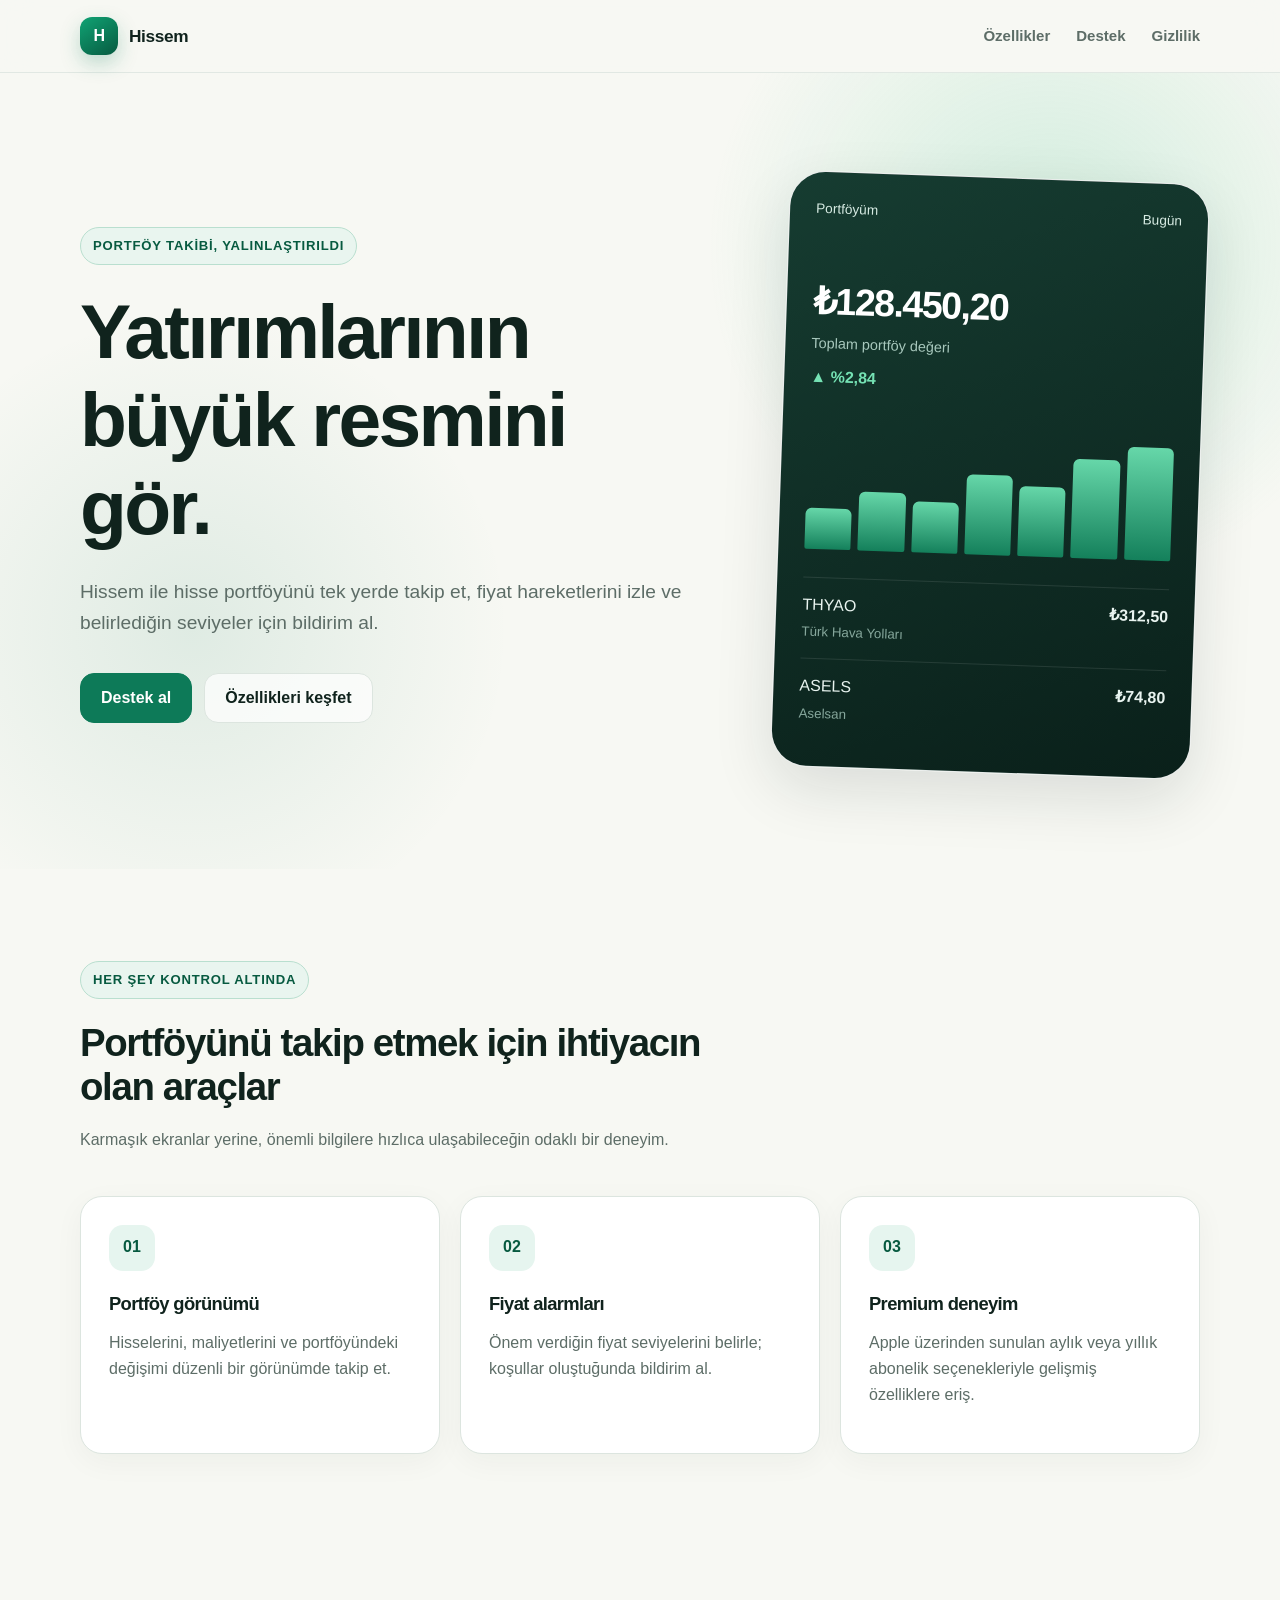
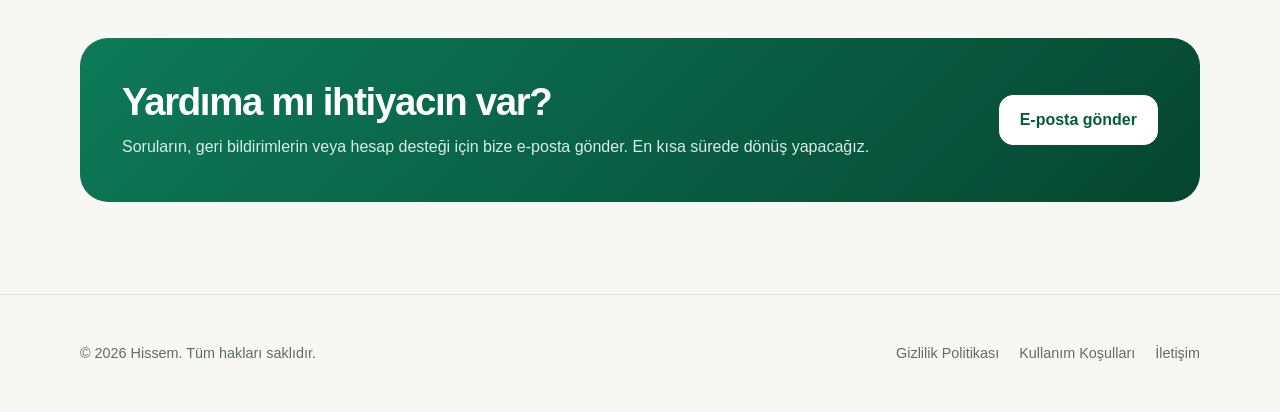
<file: index.html>
<!doctype html>
<html lang="tr">
<head>
  <meta charset="utf-8">
  <meta name="viewport" content="width=device-width, initial-scale=1">
  <meta name="description" content="Hissem uygulaması için destek, özellikler ve yasal bilgiler.">
  <meta name="theme-color" content="#0d7a58">
  <title>Hissem — Portföyünü güvenle takip et</title>
  <link rel="stylesheet" href="style.css">
</head>
<body>
  <header class="site-header">
    <nav class="nav container" aria-label="Ana navigasyon">
      <a class="brand" href="index.html"><span class="brand-mark">H</span>Hissem</a>
      <div class="nav-links">
        <a href="#ozellikler">Özellikler</a>
        <a href="#destek">Destek</a>
        <a href="privacy.html">Gizlilik</a>
      </div>
    </nav>
  </header>

  <main>
    <section class="hero">
      <div class="hero-grid container">
        <div>
          <span class="eyebrow">Portföy takibi, yalınlaştırıldı</span>
          <h1>Yatırımlarının büyük resmini gör.</h1>
          <p class="lead">Hissem ile hisse portföyünü tek yerde takip et, fiyat hareketlerini izle ve belirlediğin seviyeler için bildirim al.</p>
          <div class="actions">
            <a class="button" href="mailto:hissem.destek@hotmail.com">Destek al</a>
            <a class="button secondary" href="#ozellikler">Özellikleri keşfet</a>
          </div>
        </div>
        <div class="phone-card" aria-label="Hissem portföy ekranı temsili görünümü">
          <div class="phone-top"><span>Portföyüm</span><span>Bugün</span></div>
          <div class="portfolio-value">₺128.450,20</div>
          <div class="portfolio-label">Toplam portföy değeri</div>
          <div class="trend">▲ %2,84</div>
          <div class="chart" aria-hidden="true"><span></span><span></span><span></span><span></span><span></span><span></span><span></span></div>
          <div class="stock-row"><span>THYAO<br><small>Türk Hava Yolları</small></span><strong>₺312,50</strong></div>
          <div class="stock-row"><span>ASELS<br><small>Aselsan</small></span><strong>₺74,80</strong></div>
        </div>
      </div>
    </section>

    <section class="section" id="ozellikler">
      <div class="container">
        <div class="section-head"><span class="eyebrow">Her şey kontrol altında</span><h2>Portföyünü takip etmek için ihtiyacın olan araçlar</h2><p>Karmaşık ekranlar yerine, önemli bilgilere hızlıca ulaşabileceğin odaklı bir deneyim.</p></div>
        <div class="grid-3">
          <article class="card"><div class="icon">01</div><h3>Portföy görünümü</h3><p>Hisselerini, maliyetlerini ve portföyündeki değişimi düzenli bir görünümde takip et.</p></article>
          <article class="card"><div class="icon">02</div><h3>Fiyat alarmları</h3><p>Önem verdiğin fiyat seviyelerini belirle; koşullar oluştuğunda bildirim al.</p></article>
          <article class="card"><div class="icon">03</div><h3>Premium deneyim</h3><p>Apple üzerinden sunulan aylık veya yıllık abonelik seçenekleriyle gelişmiş özelliklere eriş.</p></article>
        </div>
      </div>
    </section>

    <section class="section" id="destek">
      <div class="container">
        <div class="support-panel">
          <div><h2>Yardıma mı ihtiyacın var?</h2><p>Soruların, geri bildirimlerin veya hesap desteği için bize e-posta gönder. En kısa sürede dönüş yapacağız.</p></div>
          <a class="button" href="mailto:hissem.destek@hotmail.com?subject=Hissem%20Destek">E-posta gönder</a>
        </div>
      </div>
    </section>
  </main>

  <footer class="site-footer">
    <div class="footer-row container"><p>© 2026 Hissem. Tüm hakları saklıdır.</p><div class="footer-links"><a href="privacy.html">Gizlilik Politikası</a><a href="terms.html">Kullanım Koşulları</a><a href="mailto:hissem.destek@hotmail.com">İletişim</a></div></div>
  </footer>
</body>
</html>
</file>
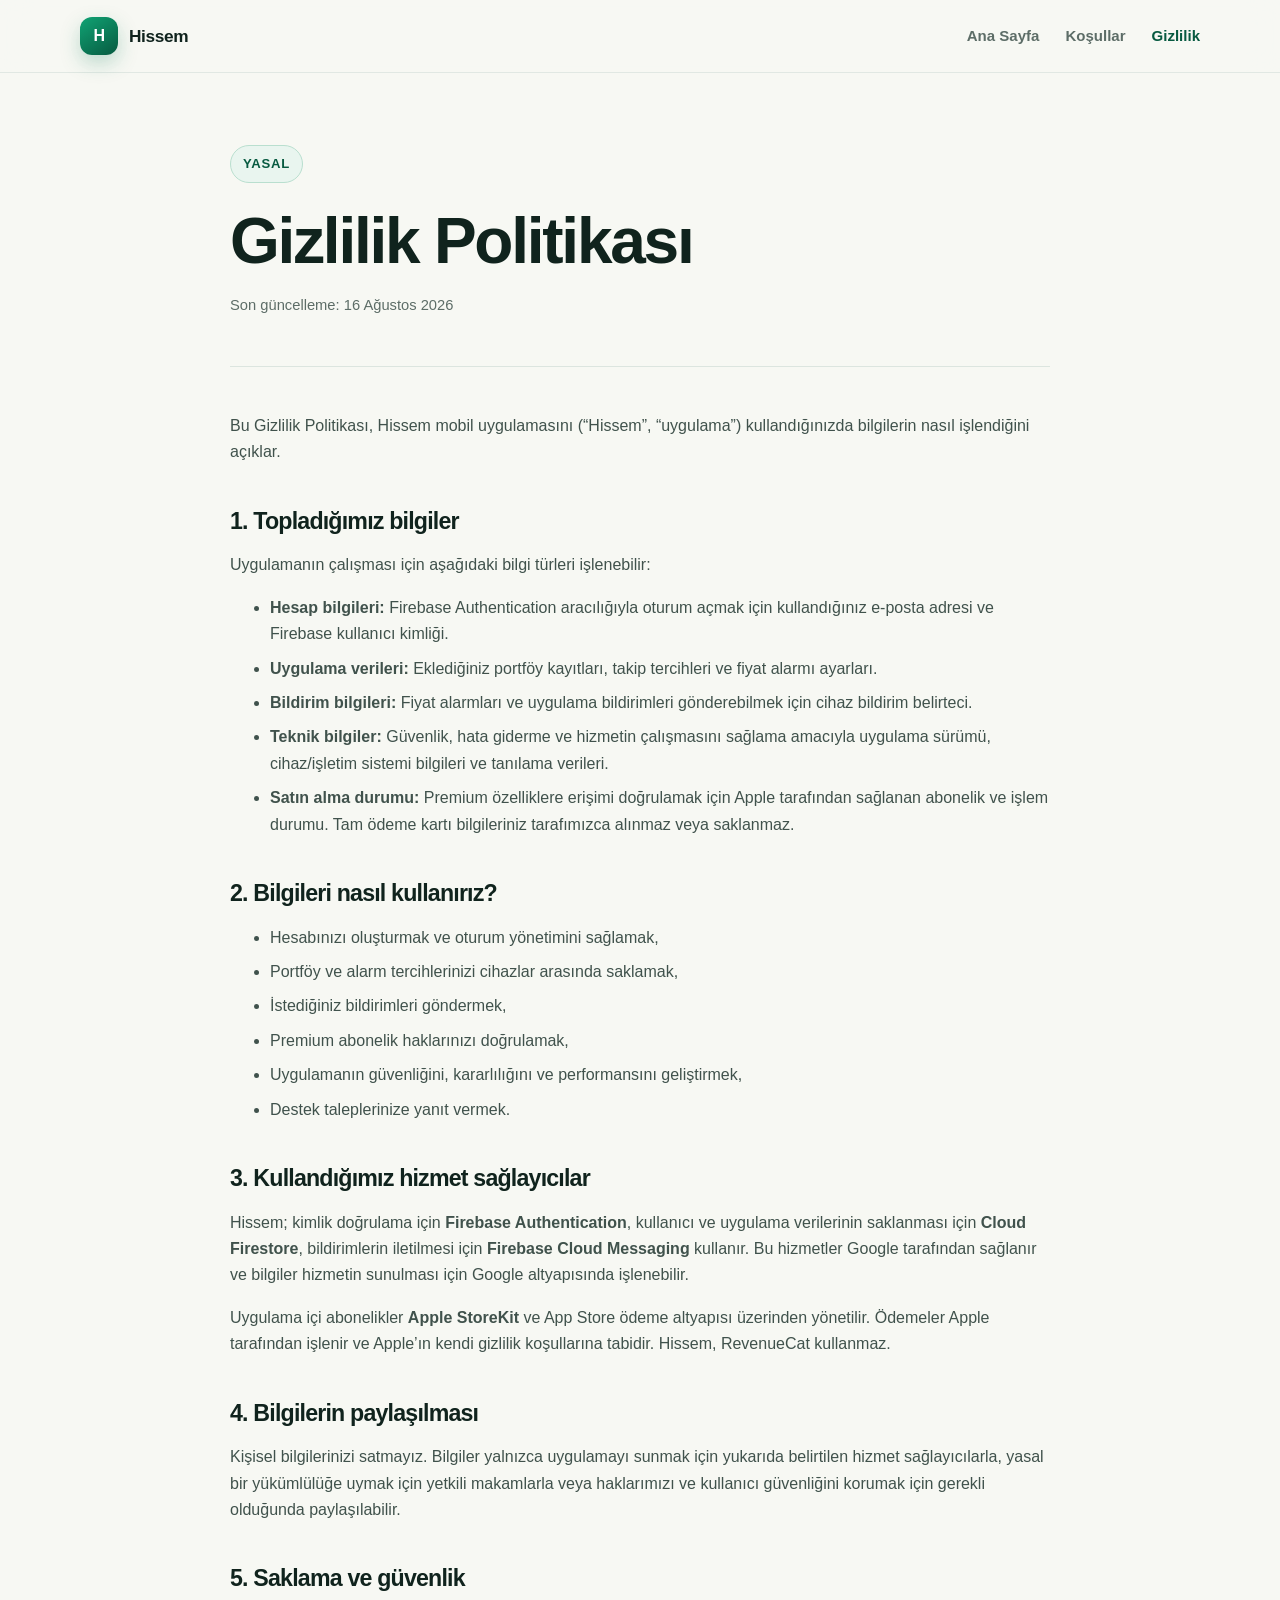
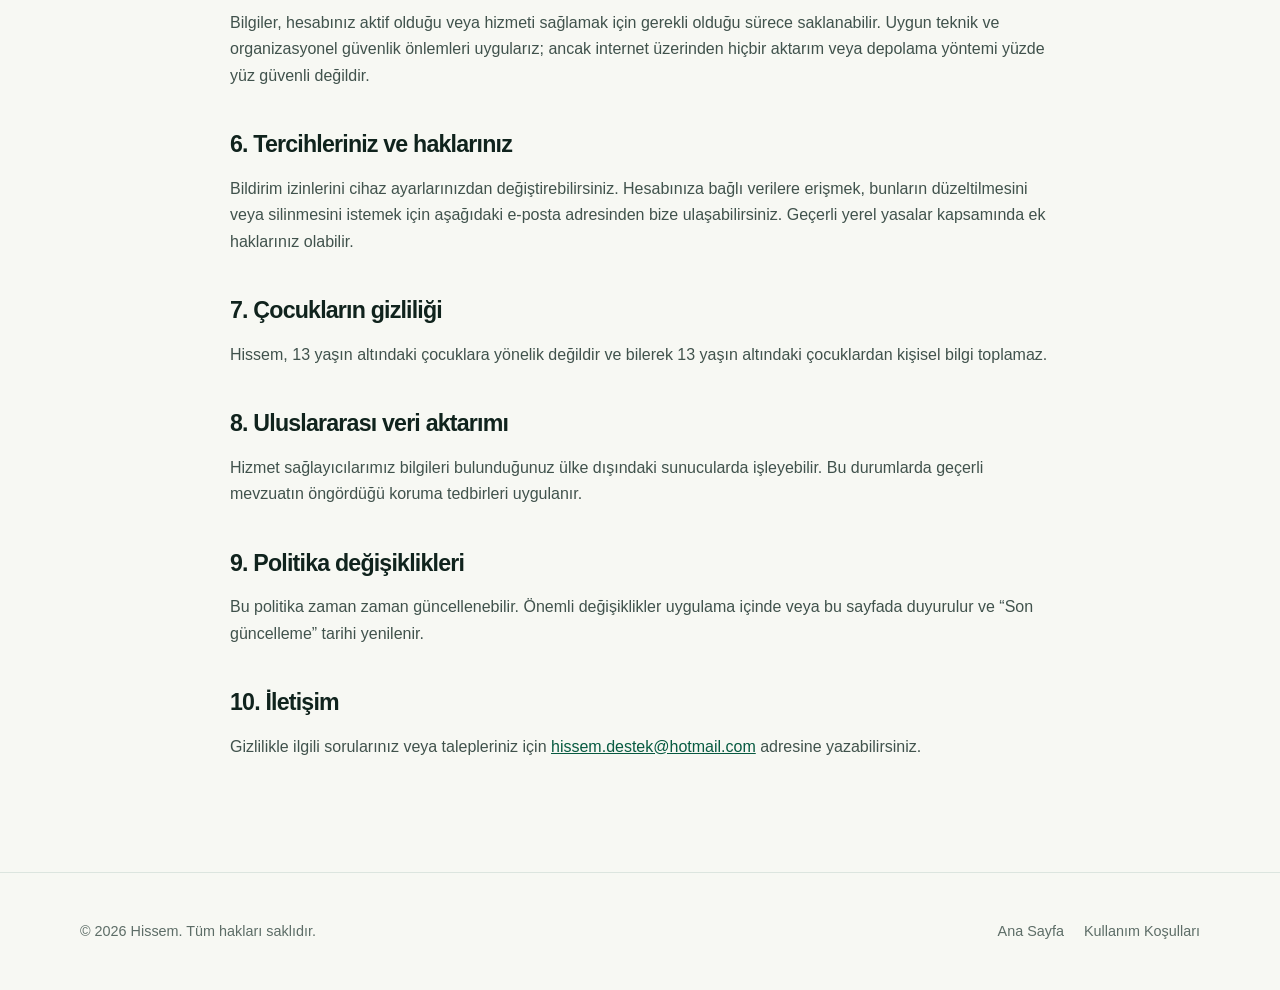
<file: privacy.html>
<!doctype html>
<html lang="tr">
<head>
  <meta charset="utf-8"><meta name="viewport" content="width=device-width, initial-scale=1">
  <meta name="description" content="Hissem uygulaması Gizlilik Politikası."><meta name="theme-color" content="#0d7a58">
  <title>Gizlilik Politikası — Hissem</title><link rel="stylesheet" href="style.css">
</head>
<body>
  <header class="site-header"><nav class="nav container" aria-label="Ana navigasyon"><a class="brand" href="index.html"><span class="brand-mark">H</span>Hissem</a><div class="nav-links"><a href="index.html">Ana Sayfa</a><a href="terms.html">Koşullar</a><a aria-current="page" href="privacy.html">Gizlilik</a></div></nav></header>
  <main class="legal-wrap">
    <header class="legal-header"><span class="eyebrow">Yasal</span><h1>Gizlilik Politikası</h1><p class="updated">Son güncelleme: 16 Ağustos 2026</p></header>
    <article class="legal-content">
      <p>Bu Gizlilik Politikası, Hissem mobil uygulamasını (“Hissem”, “uygulama”) kullandığınızda bilgilerin nasıl işlendiğini açıklar.</p>

      <h2>1. Topladığımız bilgiler</h2>
      <p>Uygulamanın çalışması için aşağıdaki bilgi türleri işlenebilir:</p>
      <ul>
        <li><strong>Hesap bilgileri:</strong> Firebase Authentication aracılığıyla oturum açmak için kullandığınız e-posta adresi ve Firebase kullanıcı kimliği.</li>
        <li><strong>Uygulama verileri:</strong> Eklediğiniz portföy kayıtları, takip tercihleri ve fiyat alarmı ayarları.</li>
        <li><strong>Bildirim bilgileri:</strong> Fiyat alarmları ve uygulama bildirimleri gönderebilmek için cihaz bildirim belirteci.</li>
        <li><strong>Teknik bilgiler:</strong> Güvenlik, hata giderme ve hizmetin çalışmasını sağlama amacıyla uygulama sürümü, cihaz/işletim sistemi bilgileri ve tanılama verileri.</li>
        <li><strong>Satın alma durumu:</strong> Premium özelliklere erişimi doğrulamak için Apple tarafından sağlanan abonelik ve işlem durumu. Tam ödeme kartı bilgileriniz tarafımızca alınmaz veya saklanmaz.</li>
      </ul>

      <h2>2. Bilgileri nasıl kullanırız?</h2>
      <ul><li>Hesabınızı oluşturmak ve oturum yönetimini sağlamak,</li><li>Portföy ve alarm tercihlerinizi cihazlar arasında saklamak,</li><li>İstediğiniz bildirimleri göndermek,</li><li>Premium abonelik haklarınızı doğrulamak,</li><li>Uygulamanın güvenliğini, kararlılığını ve performansını geliştirmek,</li><li>Destek taleplerinize yanıt vermek.</li></ul>

      <h2>3. Kullandığımız hizmet sağlayıcılar</h2>
      <p>Hissem; kimlik doğrulama için <strong>Firebase Authentication</strong>, kullanıcı ve uygulama verilerinin saklanması için <strong>Cloud Firestore</strong>, bildirimlerin iletilmesi için <strong>Firebase Cloud Messaging</strong> kullanır. Bu hizmetler Google tarafından sağlanır ve bilgiler hizmetin sunulması için Google altyapısında işlenebilir.</p>
      <p>Uygulama içi abonelikler <strong>Apple StoreKit</strong> ve App Store ödeme altyapısı üzerinden yönetilir. Ödemeler Apple tarafından işlenir ve Apple’ın kendi gizlilik koşullarına tabidir. Hissem, RevenueCat kullanmaz.</p>

      <h2>4. Bilgilerin paylaşılması</h2>
      <p>Kişisel bilgilerinizi satmayız. Bilgiler yalnızca uygulamayı sunmak için yukarıda belirtilen hizmet sağlayıcılarla, yasal bir yükümlülüğe uymak için yetkili makamlarla veya haklarımızı ve kullanıcı güvenliğini korumak için gerekli olduğunda paylaşılabilir.</p>

      <h2>5. Saklama ve güvenlik</h2>
      <p>Bilgiler, hesabınız aktif olduğu veya hizmeti sağlamak için gerekli olduğu sürece saklanabilir. Uygun teknik ve organizasyonel güvenlik önlemleri uygularız; ancak internet üzerinden hiçbir aktarım veya depolama yöntemi yüzde yüz güvenli değildir.</p>

      <h2>6. Tercihleriniz ve haklarınız</h2>
      <p>Bildirim izinlerini cihaz ayarlarınızdan değiştirebilirsiniz. Hesabınıza bağlı verilere erişmek, bunların düzeltilmesini veya silinmesini istemek için aşağıdaki e-posta adresinden bize ulaşabilirsiniz. Geçerli yerel yasalar kapsamında ek haklarınız olabilir.</p>

      <h2>7. Çocukların gizliliği</h2>
      <p>Hissem, 13 yaşın altındaki çocuklara yönelik değildir ve bilerek 13 yaşın altındaki çocuklardan kişisel bilgi toplamaz.</p>

      <h2>8. Uluslararası veri aktarımı</h2>
      <p>Hizmet sağlayıcılarımız bilgileri bulunduğunuz ülke dışındaki sunucularda işleyebilir. Bu durumlarda geçerli mevzuatın öngördüğü koruma tedbirleri uygulanır.</p>

      <h2>9. Politika değişiklikleri</h2>
      <p>Bu politika zaman zaman güncellenebilir. Önemli değişiklikler uygulama içinde veya bu sayfada duyurulur ve “Son güncelleme” tarihi yenilenir.</p>

      <h2>10. İletişim</h2>
      <p>Gizlilikle ilgili sorularınız veya talepleriniz için <a href="mailto:hissem.destek@hotmail.com">hissem.destek@hotmail.com</a> adresine yazabilirsiniz.</p>
    </article>
  </main>
  <footer class="site-footer"><div class="footer-row container"><p>© 2026 Hissem. Tüm hakları saklıdır.</p><div class="footer-links"><a href="index.html">Ana Sayfa</a><a href="terms.html">Kullanım Koşulları</a></div></div></footer>
</body>
</html>
</file>
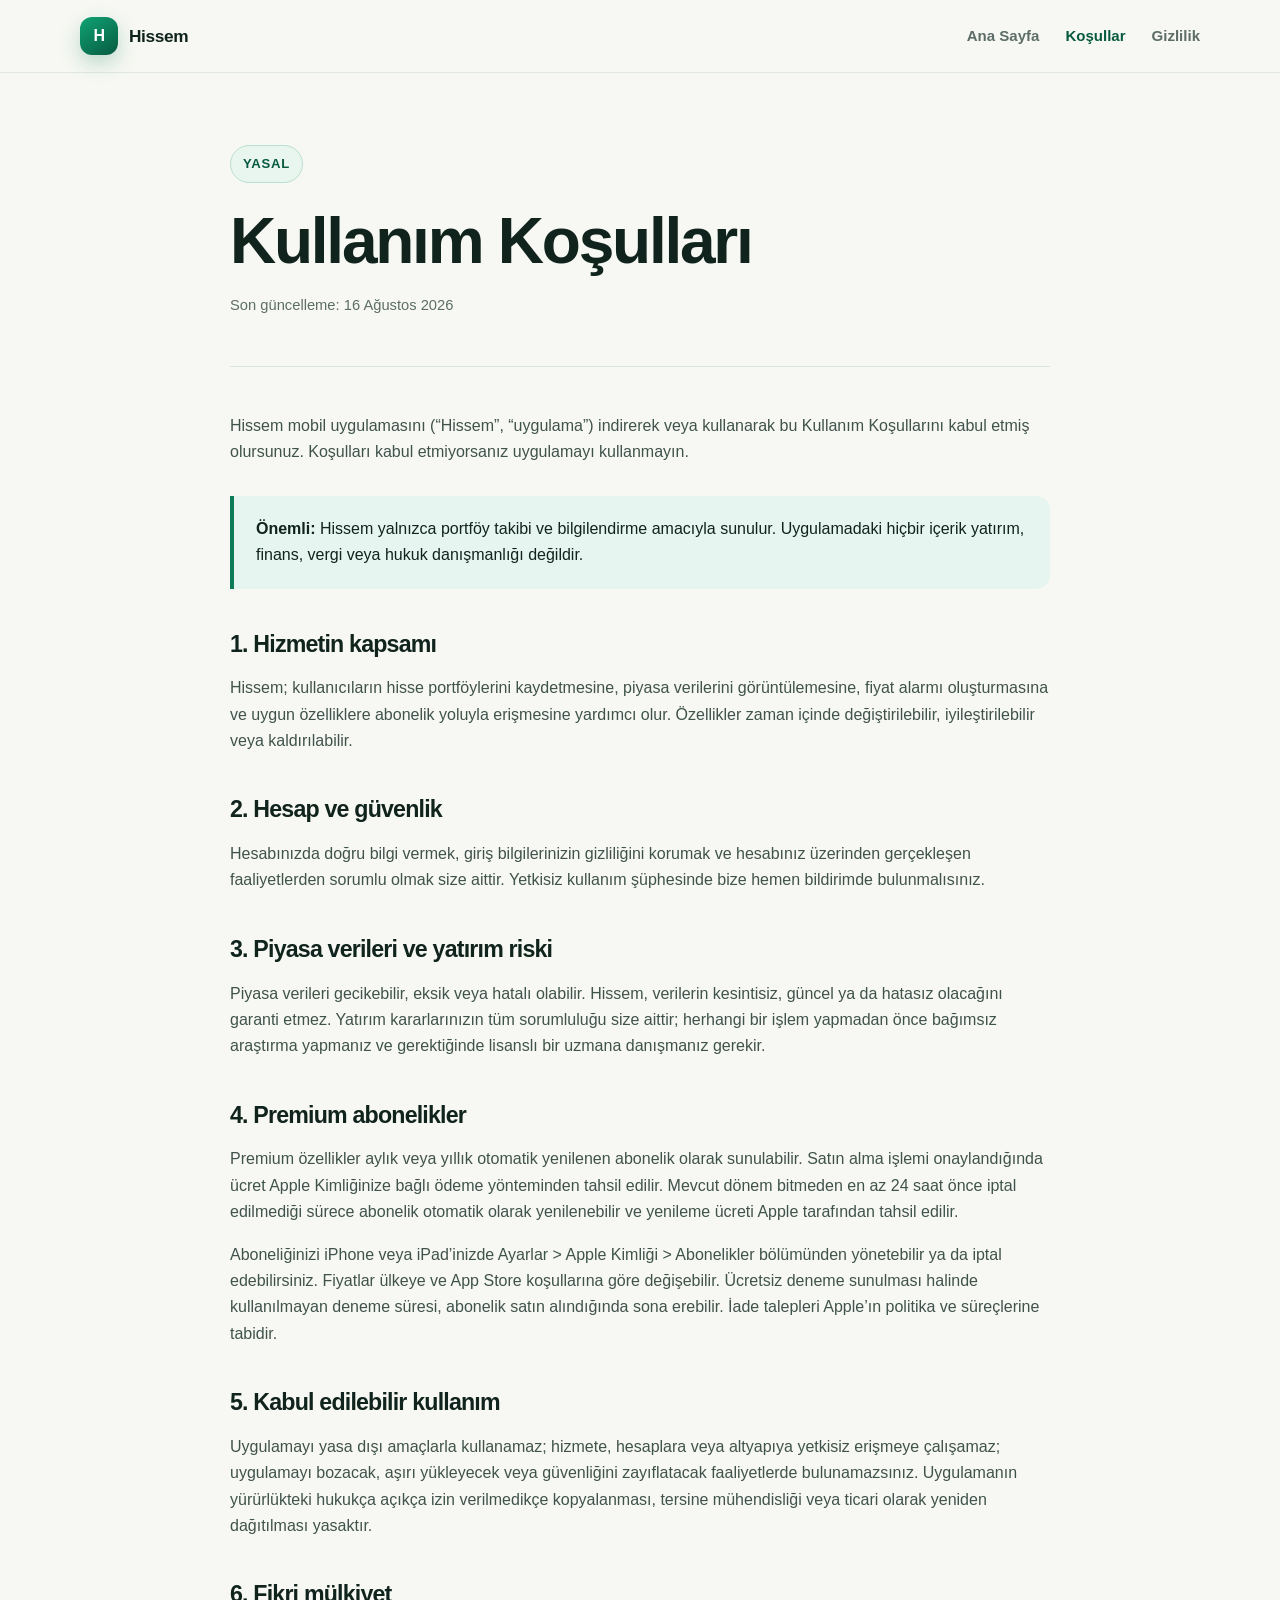
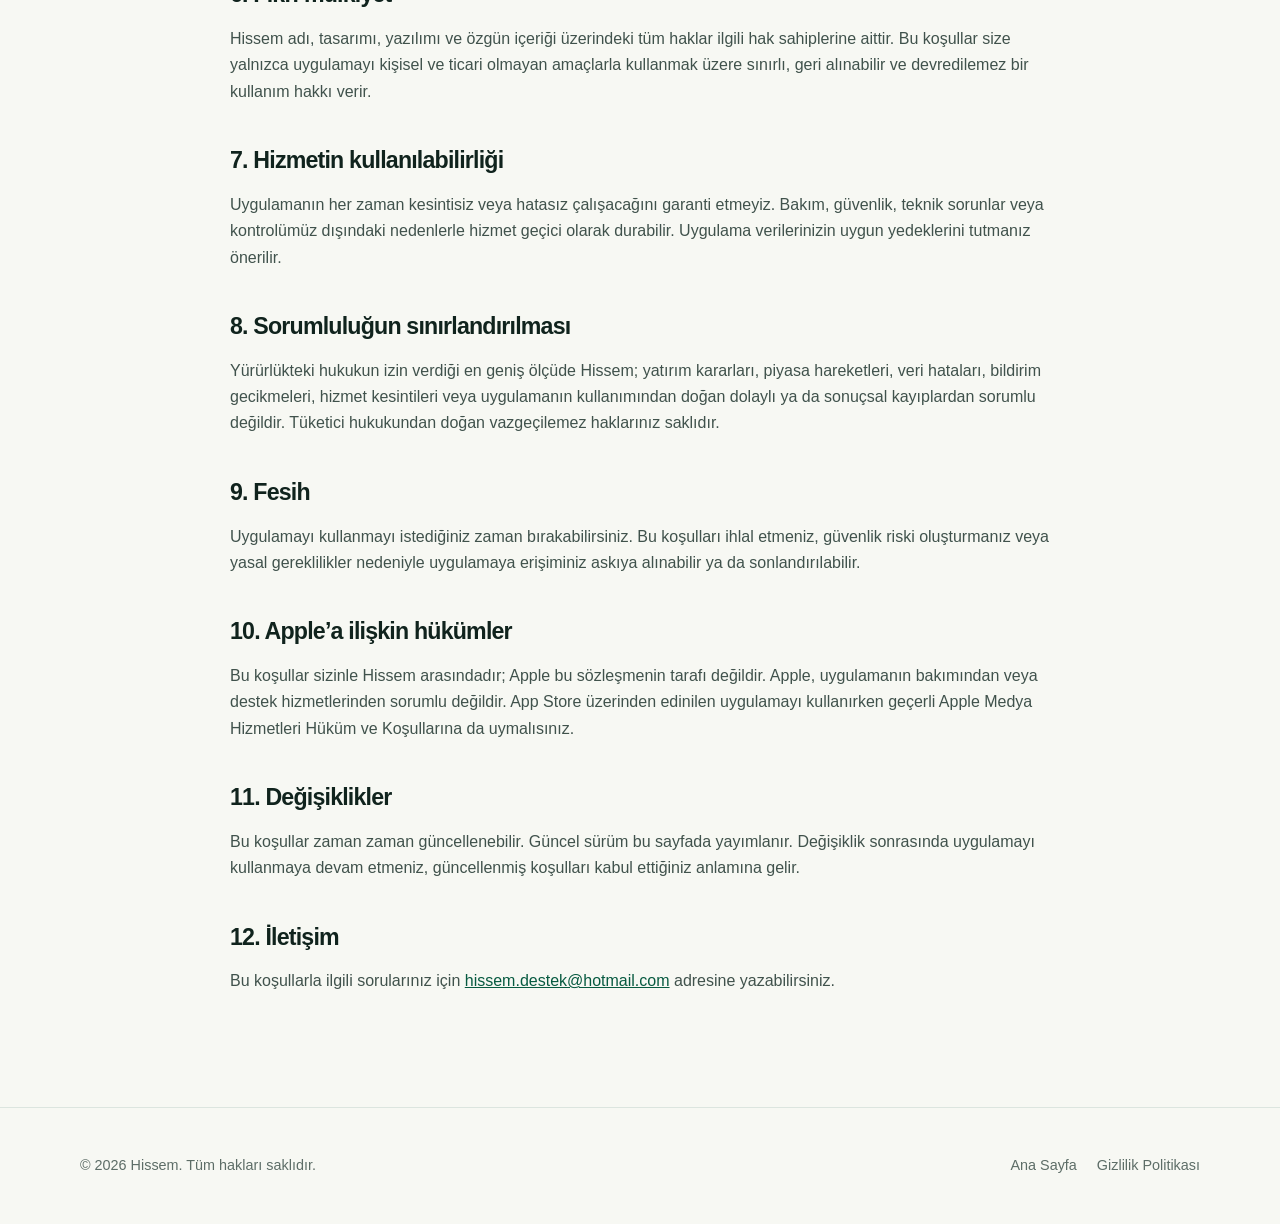
<file: terms.html>
<!doctype html>
<html lang="tr">
<head>
  <meta charset="utf-8"><meta name="viewport" content="width=device-width, initial-scale=1">
  <meta name="description" content="Hissem uygulaması Kullanım Koşulları."><meta name="theme-color" content="#0d7a58">
  <title>Kullanım Koşulları — Hissem</title><link rel="stylesheet" href="style.css">
</head>
<body>
  <header class="site-header"><nav class="nav container" aria-label="Ana navigasyon"><a class="brand" href="index.html"><span class="brand-mark">H</span>Hissem</a><div class="nav-links"><a href="index.html">Ana Sayfa</a><a aria-current="page" href="terms.html">Koşullar</a><a href="privacy.html">Gizlilik</a></div></nav></header>
  <main class="legal-wrap">
    <header class="legal-header"><span class="eyebrow">Yasal</span><h1>Kullanım Koşulları</h1><p class="updated">Son güncelleme: 16 Ağustos 2026</p></header>
    <article class="legal-content">
      <p>Hissem mobil uygulamasını (“Hissem”, “uygulama”) indirerek veya kullanarak bu Kullanım Koşullarını kabul etmiş olursunuz. Koşulları kabul etmiyorsanız uygulamayı kullanmayın.</p>

      <div class="notice"><strong>Önemli:</strong> Hissem yalnızca portföy takibi ve bilgilendirme amacıyla sunulur. Uygulamadaki hiçbir içerik yatırım, finans, vergi veya hukuk danışmanlığı değildir.</div>

      <h2>1. Hizmetin kapsamı</h2>
      <p>Hissem; kullanıcıların hisse portföylerini kaydetmesine, piyasa verilerini görüntülemesine, fiyat alarmı oluşturmasına ve uygun özelliklere abonelik yoluyla erişmesine yardımcı olur. Özellikler zaman içinde değiştirilebilir, iyileştirilebilir veya kaldırılabilir.</p>

      <h2>2. Hesap ve güvenlik</h2>
      <p>Hesabınızda doğru bilgi vermek, giriş bilgilerinizin gizliliğini korumak ve hesabınız üzerinden gerçekleşen faaliyetlerden sorumlu olmak size aittir. Yetkisiz kullanım şüphesinde bize hemen bildirimde bulunmalısınız.</p>

      <h2>3. Piyasa verileri ve yatırım riski</h2>
      <p>Piyasa verileri gecikebilir, eksik veya hatalı olabilir. Hissem, verilerin kesintisiz, güncel ya da hatasız olacağını garanti etmez. Yatırım kararlarınızın tüm sorumluluğu size aittir; herhangi bir işlem yapmadan önce bağımsız araştırma yapmanız ve gerektiğinde lisanslı bir uzmana danışmanız gerekir.</p>

      <h2>4. Premium abonelikler</h2>
      <p>Premium özellikler aylık veya yıllık otomatik yenilenen abonelik olarak sunulabilir. Satın alma işlemi onaylandığında ücret Apple Kimliğinize bağlı ödeme yönteminden tahsil edilir. Mevcut dönem bitmeden en az 24 saat önce iptal edilmediği sürece abonelik otomatik olarak yenilenebilir ve yenileme ücreti Apple tarafından tahsil edilir.</p>
      <p>Aboneliğinizi iPhone veya iPad’inizde Ayarlar &gt; Apple Kimliği &gt; Abonelikler bölümünden yönetebilir ya da iptal edebilirsiniz. Fiyatlar ülkeye ve App Store koşullarına göre değişebilir. Ücretsiz deneme sunulması halinde kullanılmayan deneme süresi, abonelik satın alındığında sona erebilir. İade talepleri Apple’ın politika ve süreçlerine tabidir.</p>

      <h2>5. Kabul edilebilir kullanım</h2>
      <p>Uygulamayı yasa dışı amaçlarla kullanamaz; hizmete, hesaplara veya altyapıya yetkisiz erişmeye çalışamaz; uygulamayı bozacak, aşırı yükleyecek veya güvenliğini zayıflatacak faaliyetlerde bulunamazsınız. Uygulamanın yürürlükteki hukukça açıkça izin verilmedikçe kopyalanması, tersine mühendisliği veya ticari olarak yeniden dağıtılması yasaktır.</p>

      <h2>6. Fikri mülkiyet</h2>
      <p>Hissem adı, tasarımı, yazılımı ve özgün içeriği üzerindeki tüm haklar ilgili hak sahiplerine aittir. Bu koşullar size yalnızca uygulamayı kişisel ve ticari olmayan amaçlarla kullanmak üzere sınırlı, geri alınabilir ve devredilemez bir kullanım hakkı verir.</p>

      <h2>7. Hizmetin kullanılabilirliği</h2>
      <p>Uygulamanın her zaman kesintisiz veya hatasız çalışacağını garanti etmeyiz. Bakım, güvenlik, teknik sorunlar veya kontrolümüz dışındaki nedenlerle hizmet geçici olarak durabilir. Uygulama verilerinizin uygun yedeklerini tutmanız önerilir.</p>

      <h2>8. Sorumluluğun sınırlandırılması</h2>
      <p>Yürürlükteki hukukun izin verdiği en geniş ölçüde Hissem; yatırım kararları, piyasa hareketleri, veri hataları, bildirim gecikmeleri, hizmet kesintileri veya uygulamanın kullanımından doğan dolaylı ya da sonuçsal kayıplardan sorumlu değildir. Tüketici hukukundan doğan vazgeçilemez haklarınız saklıdır.</p>

      <h2>9. Fesih</h2>
      <p>Uygulamayı kullanmayı istediğiniz zaman bırakabilirsiniz. Bu koşulları ihlal etmeniz, güvenlik riski oluşturmanız veya yasal gereklilikler nedeniyle uygulamaya erişiminiz askıya alınabilir ya da sonlandırılabilir.</p>

      <h2>10. Apple’a ilişkin hükümler</h2>
      <p>Bu koşullar sizinle Hissem arasındadır; Apple bu sözleşmenin tarafı değildir. Apple, uygulamanın bakımından veya destek hizmetlerinden sorumlu değildir. App Store üzerinden edinilen uygulamayı kullanırken geçerli Apple Medya Hizmetleri Hüküm ve Koşullarına da uymalısınız.</p>

      <h2>11. Değişiklikler</h2>
      <p>Bu koşullar zaman zaman güncellenebilir. Güncel sürüm bu sayfada yayımlanır. Değişiklik sonrasında uygulamayı kullanmaya devam etmeniz, güncellenmiş koşulları kabul ettiğiniz anlamına gelir.</p>

      <h2>12. İletişim</h2>
      <p>Bu koşullarla ilgili sorularınız için <a href="mailto:hissem.destek@hotmail.com">hissem.destek@hotmail.com</a> adresine yazabilirsiniz.</p>
    </article>
  </main>
  <footer class="site-footer"><div class="footer-row container"><p>© 2026 Hissem. Tüm hakları saklıdır.</p><div class="footer-links"><a href="index.html">Ana Sayfa</a><a href="privacy.html">Gizlilik Politikası</a></div></div></footer>
</body>
</html>
</file>
<file: style.css>
:root {
  --ink: #10231d;
  --muted: #5d6d67;
  --green: #0d7a58;
  --green-dark: #075a40;
  --mint: #e6f5ef;
  --cream: #f7f8f3;
  --white: #ffffff;
  --line: #dce5df;
  --shadow: 0 22px 60px rgba(16, 35, 29, 0.12);
  --radius: 22px;
}

* { box-sizing: border-box; }

html { scroll-behavior: smooth; }

body {
  margin: 0;
  color: var(--ink);
  background: var(--cream);
  font-family: Inter, ui-sans-serif, -apple-system, BlinkMacSystemFont, "Segoe UI", sans-serif;
  line-height: 1.65;
  -webkit-font-smoothing: antialiased;
}

a { color: var(--green-dark); }

a:hover { color: var(--green); }

.container {
  width: min(1120px, calc(100% - 40px));
  margin-inline: auto;
}

.site-header {
  position: sticky;
  top: 0;
  z-index: 10;
  border-bottom: 1px solid rgba(220, 229, 223, 0.8);
  background: rgba(247, 248, 243, 0.9);
  backdrop-filter: blur(16px);
}

.nav {
  min-height: 72px;
  display: flex;
  align-items: center;
  justify-content: space-between;
  gap: 24px;
}

.brand {
  display: inline-flex;
  align-items: center;
  gap: 11px;
  color: var(--ink);
  font-size: 1.08rem;
  font-weight: 800;
  text-decoration: none;
  letter-spacing: -0.02em;
}

.brand-mark {
  width: 38px;
  height: 38px;
  display: grid;
  place-items: center;
  color: white;
  border-radius: 12px;
  background: linear-gradient(145deg, #10a374, #075a40);
  box-shadow: 0 8px 20px rgba(13, 122, 88, 0.25);
  font-size: 1rem;
}

.nav-links { display: flex; align-items: center; gap: 26px; }
.nav-links a { color: var(--muted); text-decoration: none; font-size: .94rem; font-weight: 650; }
.nav-links a:hover, .nav-links a[aria-current="page"] { color: var(--green-dark); }

.hero {
  overflow: hidden;
  position: relative;
  padding: 104px 0 96px;
  background:
    radial-gradient(circle at 82% 22%, rgba(96, 204, 157, .25), transparent 28%),
    radial-gradient(circle at 15% 70%, rgba(13, 122, 88, .1), transparent 26%);
}

.hero-grid { display: grid; grid-template-columns: 1.2fr .8fr; align-items: center; gap: 70px; }

.eyebrow {
  display: inline-flex;
  padding: 7px 12px;
  margin-bottom: 22px;
  color: var(--green-dark);
  border: 1px solid #b9dfcf;
  border-radius: 999px;
  background: rgba(230, 245, 239, .8);
  font-size: .82rem;
  font-weight: 750;
  letter-spacing: .06em;
  text-transform: uppercase;
}

h1, h2, h3 { line-height: 1.15; letter-spacing: -.035em; }
h1 { max-width: 760px; margin: 0; font-size: clamp(2.65rem, 6vw, 5.6rem); }
h2 { margin: 0 0 18px; font-size: clamp(1.8rem, 3vw, 2.8rem); }
h3 { margin: 0 0 10px; font-size: 1.15rem; }
.lead { max-width: 650px; margin: 24px 0 34px; color: var(--muted); font-size: clamp(1.04rem, 1.5vw, 1.22rem); }

.actions { display: flex; flex-wrap: wrap; gap: 12px; }
.button {
  display: inline-flex;
  min-height: 50px;
  align-items: center;
  justify-content: center;
  padding: 0 20px;
  border: 1px solid var(--green);
  border-radius: 14px;
  color: white;
  background: var(--green);
  font-weight: 750;
  text-decoration: none;
  transition: transform .2s ease, box-shadow .2s ease;
}
.button:hover { color: white; transform: translateY(-2px); box-shadow: 0 12px 24px rgba(13, 122, 88, .2); }
.button.secondary { color: var(--ink); border-color: var(--line); background: rgba(255,255,255,.72); }
.button.secondary:hover { color: var(--ink); }

.phone-card {
  position: relative;
  min-height: 440px;
  padding: 26px;
  border: 1px solid rgba(255,255,255,.9);
  border-radius: 36px;
  background: linear-gradient(160deg, #163c31, #0a201a);
  box-shadow: var(--shadow);
  transform: rotate(2deg);
}
.phone-top { display: flex; justify-content: space-between; color: #d7ebe3; font-size: .85rem; }
.portfolio-value { margin-top: 50px; color: white; font-size: 2.35rem; font-weight: 800; letter-spacing: -.04em; }
.portfolio-label { color: #a8c8bd; font-size: .9rem; }
.trend { margin-top: 8px; color: #75e2b4; font-weight: 700; }
.chart { height: 120px; margin: 38px 0 28px; display: flex; align-items: end; gap: 7px; }
.chart span { flex: 1; border-radius: 6px 6px 2px 2px; background: linear-gradient(#66d7a9, #14805b); }
.chart span:nth-child(1) { height: 34%; }.chart span:nth-child(2) { height: 49%; }.chart span:nth-child(3) { height: 42%; }.chart span:nth-child(4) { height: 66%; }.chart span:nth-child(5) { height: 58%; }.chart span:nth-child(6) { height: 82%; }.chart span:nth-child(7) { height: 94%; }
.stock-row { display: flex; justify-content: space-between; padding: 14px 0; color: #e9f4f0; border-top: 1px solid rgba(255,255,255,.1); }
.stock-row small { color: #86a79c; }

.section { padding: 92px 0; }
.section-head { max-width: 680px; margin-bottom: 42px; }
.section-head p, .card p { color: var(--muted); }
.grid-3 { display: grid; grid-template-columns: repeat(3, 1fr); gap: 20px; }
.card { padding: 28px; border: 1px solid var(--line); border-radius: var(--radius); background: var(--white); box-shadow: 0 8px 30px rgba(16,35,29,.045); }
.icon { width: 46px; height: 46px; display: grid; place-items: center; margin-bottom: 22px; border-radius: 14px; background: var(--mint); color: var(--green-dark); font-weight: 850; }

.support-panel { display: grid; grid-template-columns: 1fr auto; gap: 30px; align-items: center; padding: 42px; border-radius: 28px; color: white; background: linear-gradient(135deg, #0d7a58, #064631); }
.support-panel h2 { margin-bottom: 10px; }
.support-panel p { margin: 0; color: #d8eee6; }
.support-panel .button { color: var(--green-dark); border-color: white; background: white; }

.legal-wrap { width: min(820px, calc(100% - 40px)); margin: 0 auto; padding: 72px 0 96px; }
.legal-header { margin-bottom: 46px; padding-bottom: 34px; border-bottom: 1px solid var(--line); }
.legal-header h1 { font-size: clamp(2.3rem, 5vw, 4rem); }
.updated { color: var(--muted); font-size: .92rem; }
.legal-content h2 { margin-top: 42px; font-size: 1.45rem; }
.legal-content h3 { margin-top: 28px; }
.legal-content p, .legal-content li { color: #40524c; }
.legal-content li + li { margin-top: 8px; }
.notice { margin: 30px 0; padding: 20px 22px; border-left: 4px solid var(--green); border-radius: 0 14px 14px 0; background: var(--mint); }

.site-footer { padding: 32px 0; border-top: 1px solid var(--line); }
.footer-row { display: flex; align-items: center; justify-content: space-between; gap: 24px; }
.footer-row p { color: var(--muted); font-size: .9rem; }
.footer-links { display: flex; flex-wrap: wrap; gap: 20px; }
.footer-links a { color: var(--muted); font-size: .9rem; text-decoration: none; }

@media (max-width: 820px) {
  .hero { padding: 72px 0; }
  .hero-grid { grid-template-columns: 1fr; gap: 48px; }
  .phone-card { min-height: 390px; max-width: 440px; margin: auto; transform: none; }
  .grid-3 { grid-template-columns: 1fr; }
  .support-panel { grid-template-columns: 1fr; }
}

@media (max-width: 620px) {
  .container, .legal-wrap { width: min(100% - 28px, 1120px); }
  .nav { min-height: 64px; }
  .nav-links a:not(:last-child) { display: none; }
  .hero { padding-top: 58px; }
  .section { padding: 68px 0; }
  .support-panel { padding: 30px 24px; }
  .footer-row { align-items: flex-start; flex-direction: column; }
}
</file>
